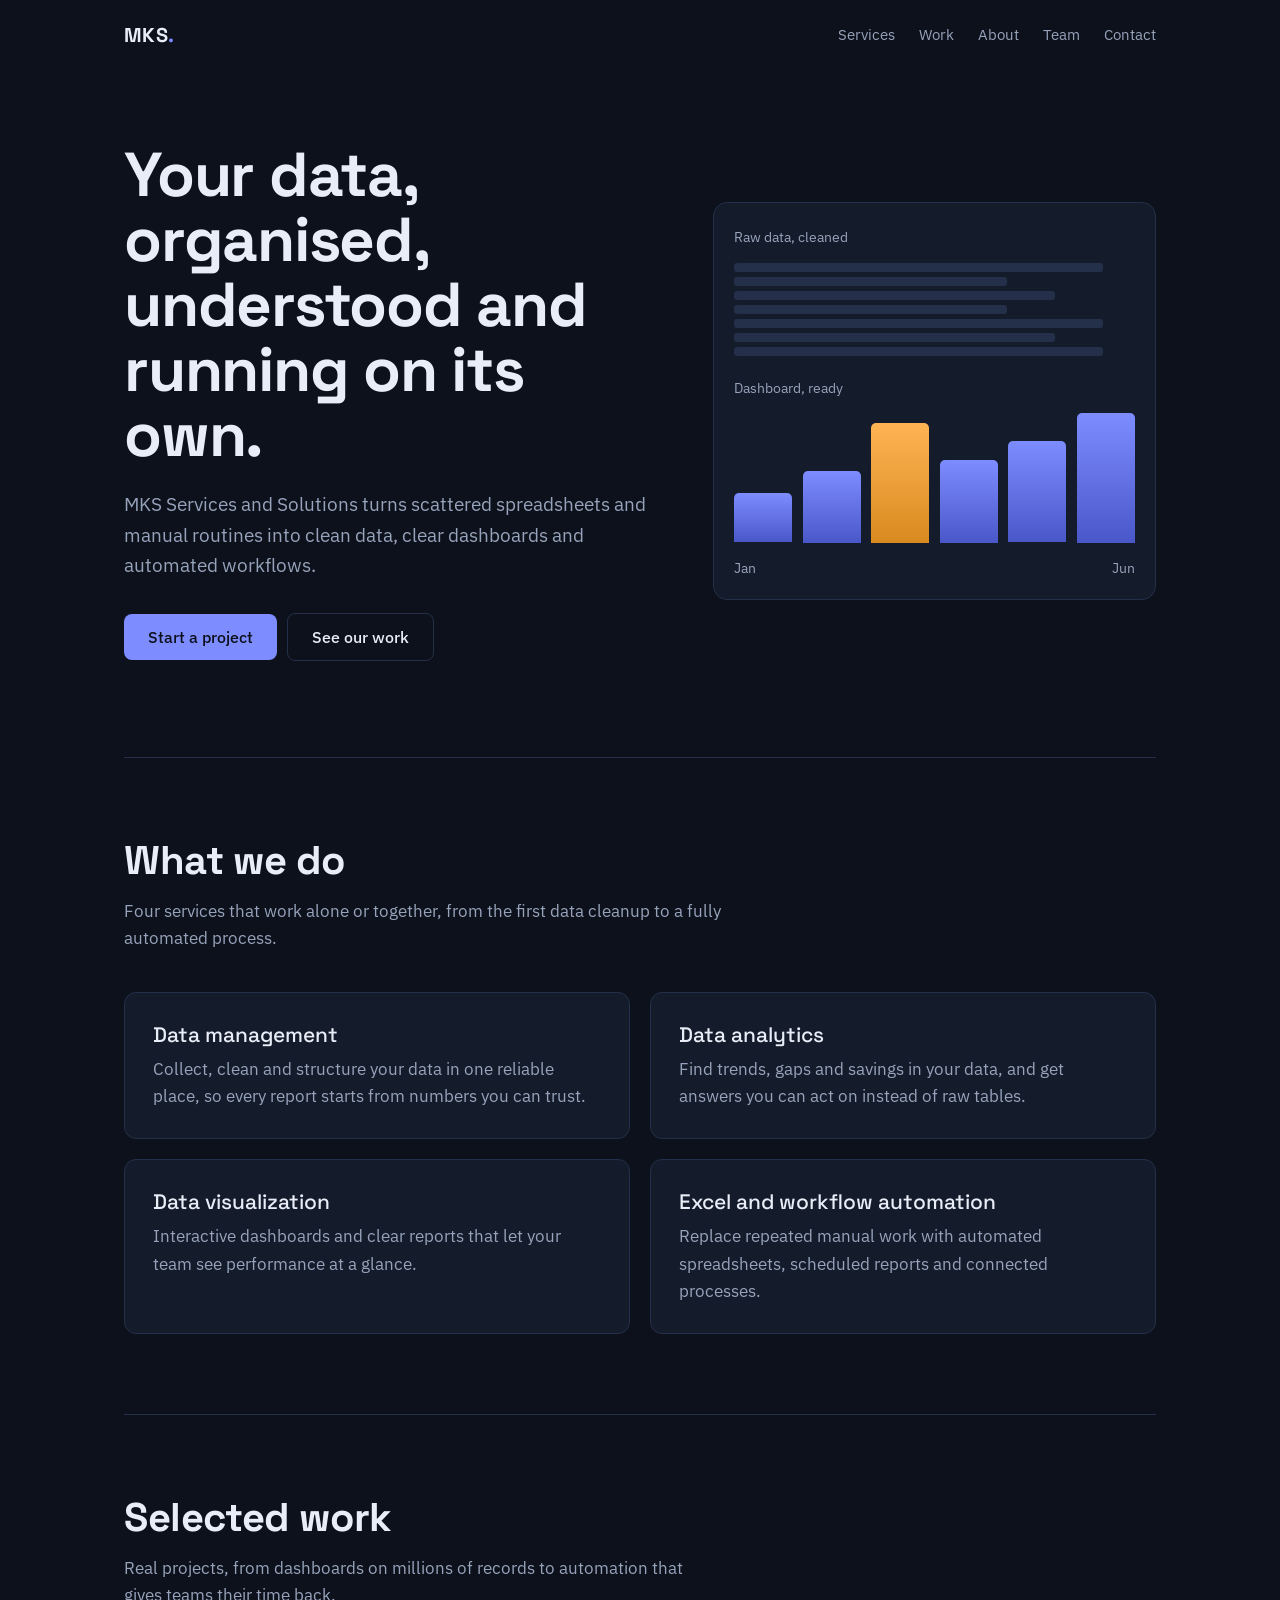
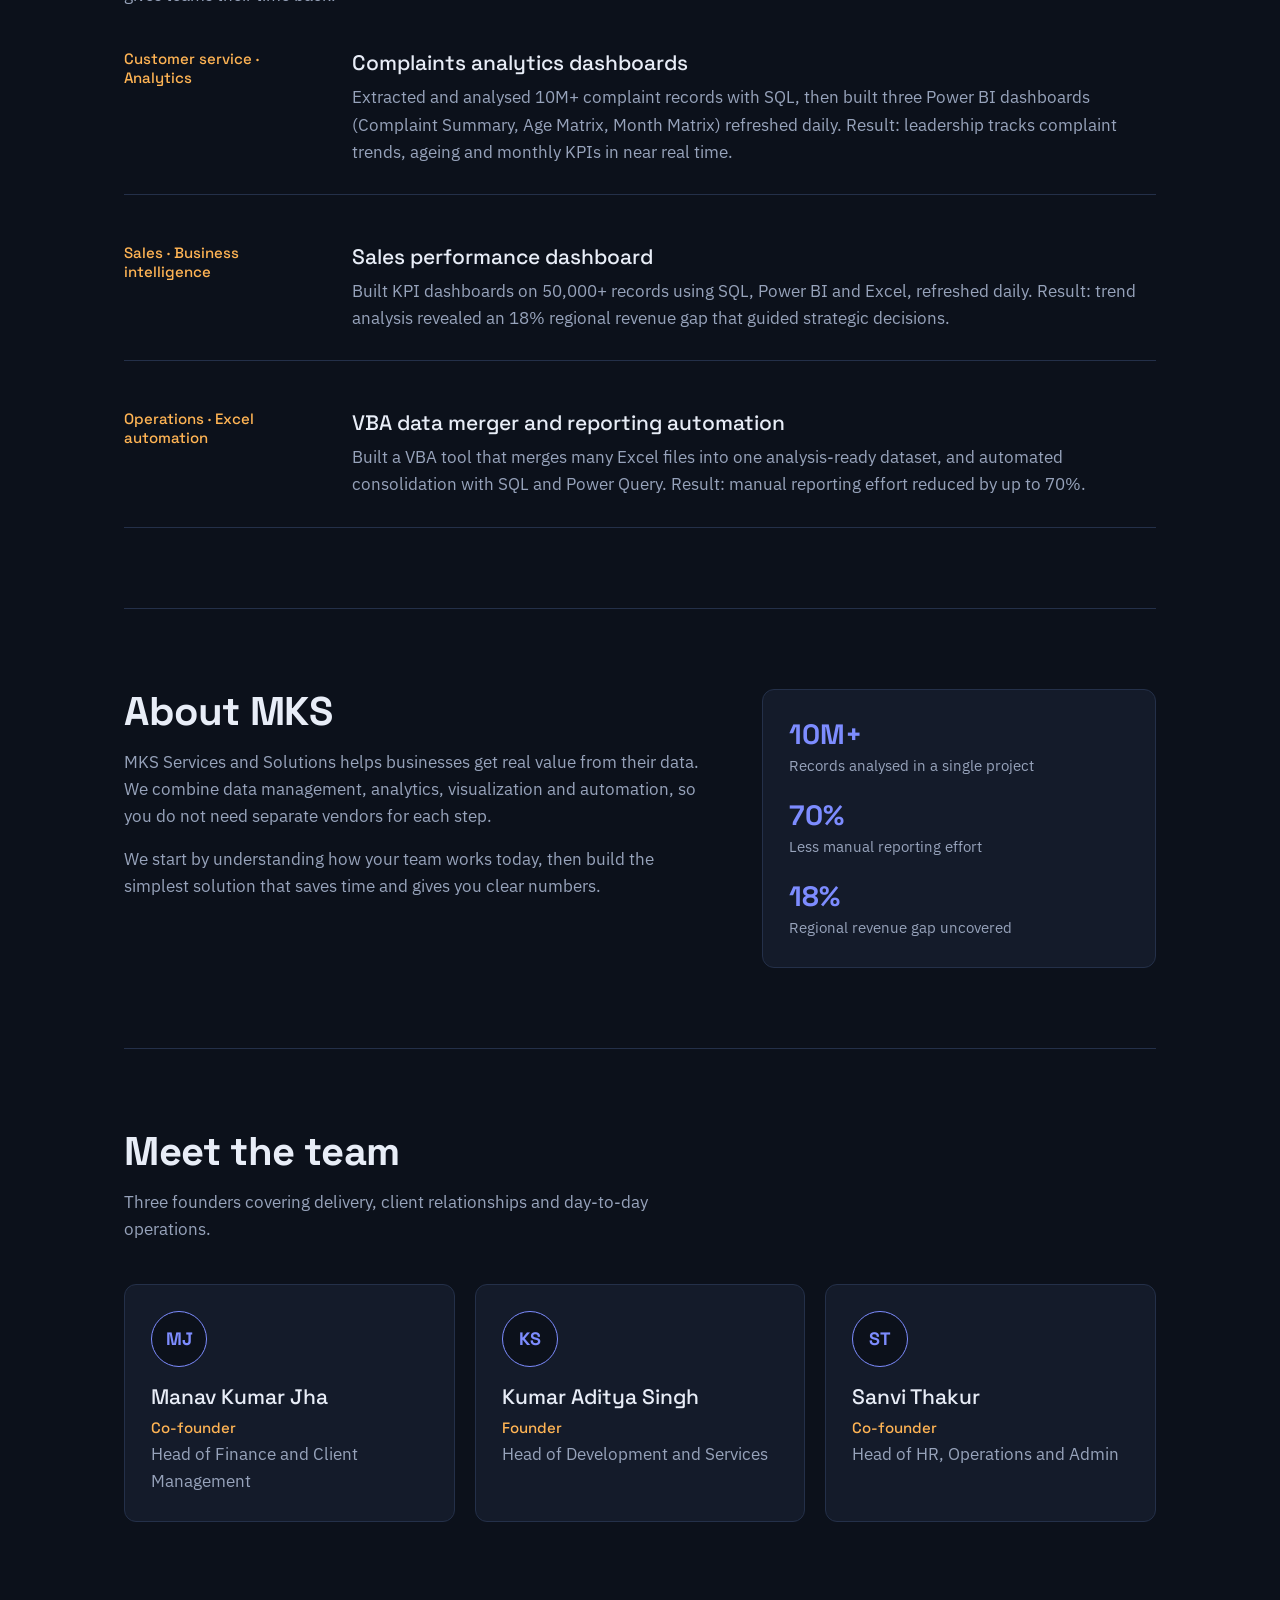
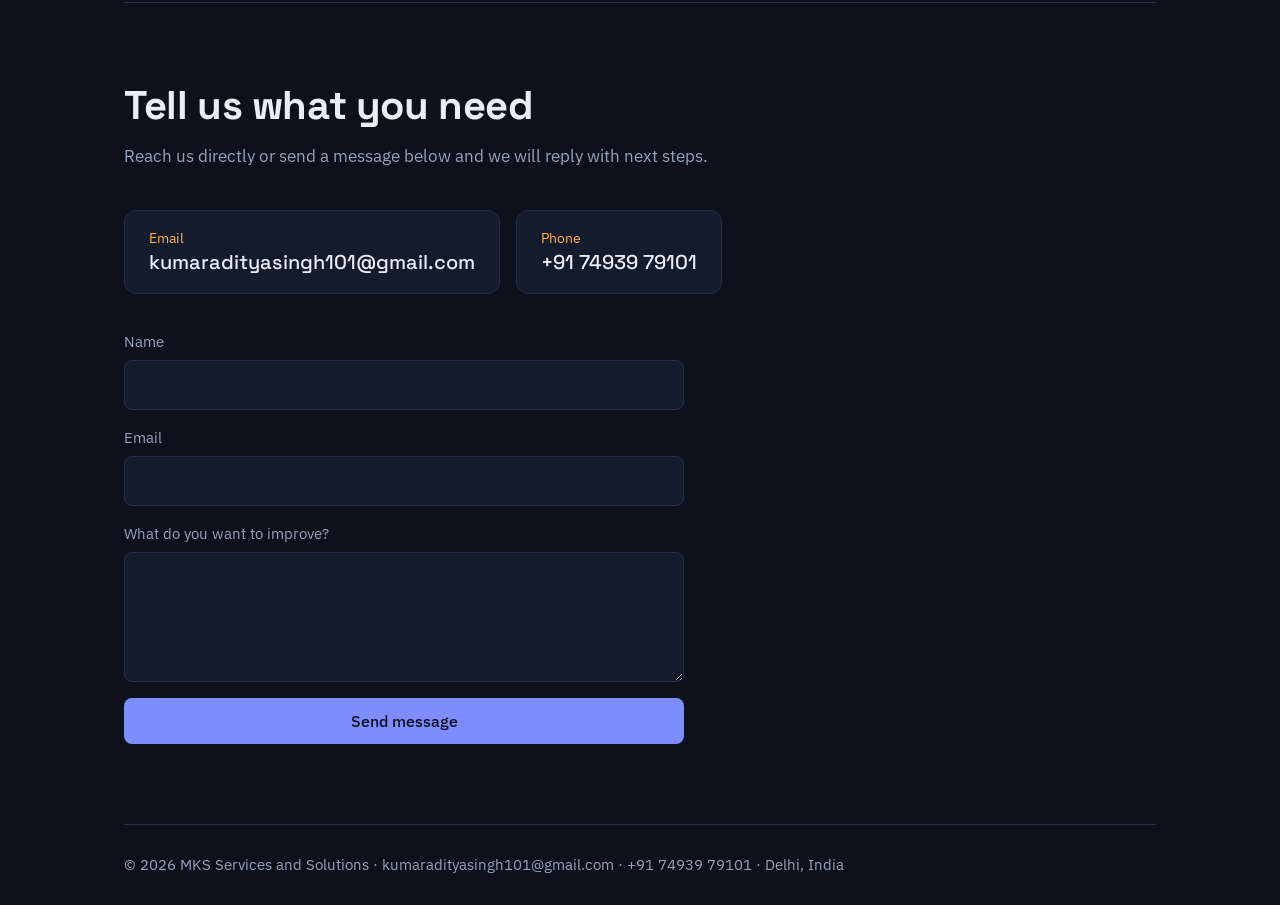
<file: MKS Services and Solutions.html>
<!DOCTYPE html>
<html lang="en">
<head>
<meta charset="utf-8">
<meta name="viewport" content="width=device-width, initial-scale=1, viewport-fit=cover">
<title>MKS Services and Solutions</title>
<link rel="preconnect" href="https://fonts.googleapis.com">
<link href="https://fonts.googleapis.com/css2?family=Space+Grotesk:wght@500;700&family=IBM+Plex+Sans:wght@400;500&display=swap" rel="stylesheet">
<style>
:root{
  color-scheme:dark;
  --bg:#0c111b; --panel:#141b2a; --line:#243049; --text:#e8edf7; --muted:#97a3bb;
  --accent:#7d8cff; --warm:#ffb454;
  --head:"Space Grotesk",system-ui,sans-serif; --body:"IBM Plex Sans",system-ui,sans-serif;
  box-sizing:border-box; padding-top:env(safe-area-inset-top,0px); padding-bottom:env(safe-area-inset-bottom,0px);
}
html{scroll-padding-top:env(safe-area-inset-top,0px);scroll-behavior:smooth}
*,*::before,*::after{box-sizing:inherit}
body{margin:0;background:var(--bg);color:var(--text);font:400 17px/1.6 var(--body)}
a{color:inherit}
:focus-visible{outline:2px solid var(--warm);outline-offset:3px}
.wrap{max-width:1080px;margin:0 auto;padding:0 24px}
header{display:flex;justify-content:space-between;align-items:center;padding:22px 0}
.logo{font:700 20px var(--head);text-decoration:none;letter-spacing:.02em}
.logo span{color:var(--accent)}
nav{display:flex;gap:24px;flex-wrap:wrap}
nav a{color:var(--muted);text-decoration:none;font-size:15px}
nav a:hover{color:var(--text)}
.hero{display:grid;grid-template-columns:1.1fr .9fr;gap:48px;align-items:center;padding:72px 0 96px}
h1{font:700 clamp(36px,5.6vw,62px)/1.05 var(--head);margin:0 0 22px;letter-spacing:-.02em}
h2{font:700 clamp(28px,3.6vw,40px)/1.15 var(--head);margin:0 0 14px;letter-spacing:-.01em}
h3{font:500 21px var(--head);margin:0 0 8px}
.lead{color:var(--muted);font-size:19px;max-width:52ch;margin:0 0 32px}
.btn{display:inline-block;padding:13px 24px;border-radius:8px;background:var(--accent);color:#0c111b;font:500 16px var(--body);text-decoration:none;border:0;cursor:pointer}
.btn.ghost{background:transparent;color:var(--text);border:1px solid var(--line);margin-left:10px}
.btn:hover{filter:brightness(1.1)}
/* hero visual: messy data becoming a dashboard */
.flow{background:var(--panel);border:1px solid var(--line);border-radius:14px;padding:20px}
.flow small{color:var(--muted);font-size:14px}
.rows{display:grid;gap:5px;margin:12px 0 18px}
.rows i{display:block;height:9px;border-radius:3px;background:var(--line);animation:clean 1s ease-out .6s both}
.rows i:nth-child(odd){width:92%}.rows i:nth-child(even){width:68%}
.rows i:nth-child(3n){width:80%}
@keyframes clean{from{width:100%;background:#5a3b4a}to{}}
.bars{display:flex;align-items:flex-end;gap:10px;height:130px;margin-top:12px}
.bars b{flex:1;border-radius:5px 5px 0 0;background:linear-gradient(var(--accent),#4a57c9);transform-origin:bottom;animation:grow .9s cubic-bezier(.2,.8,.2,1) 1.4s both}
.bars b:nth-child(3){background:linear-gradient(var(--warm),#d98a1f)}
.bars b:nth-child(2){animation-delay:1.5s}.bars b:nth-child(3){animation-delay:1.6s}
.bars b:nth-child(4){animation-delay:1.7s}.bars b:nth-child(5){animation-delay:1.8s}.bars b:nth-child(6){animation-delay:1.9s}
@keyframes grow{from{transform:scaleY(0)}}
.tag{display:flex;justify-content:space-between;margin-top:14px;color:var(--muted);font-size:14px}
section{padding:80px 0;border-top:1px solid var(--line)}
.sub{color:var(--muted);max-width:60ch;margin:0 0 40px}
.services{display:grid;grid-template-columns:repeat(2,1fr);gap:20px}
.svc{background:var(--panel);border:1px solid var(--line);border-radius:12px;padding:28px}
.svc p{margin:0;color:var(--muted)}
.cases{display:grid;gap:20px}
.case{display:grid;grid-template-columns:200px 1fr;gap:28px;padding:28px 0;border-bottom:1px solid var(--line)}
.case:first-child{padding-top:0}
.case .meta{color:var(--warm);font:500 15px var(--head)}
.case .res{color:var(--muted);margin:6px 0 0}
.about{display:grid;grid-template-columns:1.2fr .8fr;gap:48px}
.about p{color:var(--muted);margin:0 0 16px}
.facts{background:var(--panel);border:1px solid var(--line);border-radius:12px;padding:26px;display:grid;gap:18px;align-content:start}
.facts strong{display:block;font:700 28px var(--head);color:var(--accent)}
.facts span{color:var(--muted);font-size:15px}
form{display:grid;gap:16px;max-width:560px}
label{display:grid;gap:6px;font-size:15px;color:var(--muted)}
input,textarea{font:inherit;color:var(--text);background:var(--panel);border:1px solid var(--line);border-radius:8px;padding:12px 14px}
textarea{min-height:130px;resize:vertical}
.direct{display:flex;flex-wrap:wrap;gap:16px;margin:0 0 36px}
.direct a{display:block;background:var(--panel);border:1px solid var(--line);border-radius:12px;padding:18px 24px;text-decoration:none;font:500 20px var(--head);overflow-wrap:anywhere}
.direct a:hover{border-color:var(--accent)}
.direct span{display:block;color:var(--warm);font:400 14px var(--body);margin-bottom:2px}
.team{display:grid;grid-template-columns:repeat(3,1fr);gap:20px}
.person{background:var(--panel);border:1px solid var(--line);border-radius:12px;padding:26px}
.av{width:56px;height:56px;border-radius:50%;display:grid;place-items:center;background:var(--bg);border:1px solid var(--accent);color:var(--accent);font:700 18px var(--head);margin-bottom:16px}
.role{color:var(--warm);font:500 15px var(--head);margin-bottom:4px}
.person p{margin:0;color:var(--muted)}
footer{border-top:1px solid var(--line);padding:28px 0;color:var(--muted);font-size:15px}
@media(max-width:820px){
  .hero,.about{grid-template-columns:1fr}.services{grid-template-columns:1fr}
  .case{grid-template-columns:1fr;gap:6px}.hero{padding-top:36px}.team{grid-template-columns:1fr}
  nav{gap:16px}
}
@media(prefers-reduced-motion:reduce){.rows i,.bars b{animation:none}}
</style>
</head>
<body>
<div class="wrap">
<header>
  <a class="logo" href="#top">MKS<span>.</span></a>
  <nav aria-label="Main"><a href="#services">Services</a><a href="#work">Work</a><a href="#about">About</a><a href="#team">Team</a><a href="#contact">Contact</a></nav>
</header>

<main id="top">
<div class="hero">
  <div>
    <h1>Your data, organised, understood and running on its own.</h1>
    <p class="lead">MKS Services and Solutions turns scattered spreadsheets and manual routines into clean data, clear dashboards and automated workflows.</p>
    <a class="btn" href="#contact">Start a project</a><a class="btn ghost" href="#work">See our work</a>
  </div>
  <div class="flow" role="img" aria-label="Illustration: messy data rows are cleaned and become a bar chart">
    <small>Raw data, cleaned</small>
    <div class="rows"><i></i><i></i><i></i><i></i><i></i><i></i><i></i></div>
    <small>Dashboard, ready</small>
    <div class="bars"><b style="height:38%"></b><b style="height:55%"></b><b style="height:92%"></b><b style="height:64%"></b><b style="height:78%"></b><b style="height:100%"></b></div>
    <div class="tag"><span>Jan</span><span>Jun</span></div>
  </div>
</div>

<section id="services">
  <h2>What we do</h2>
  <p class="sub">Four services that work alone or together, from the first data cleanup to a fully automated process.</p>
  <div class="services">
    <div class="svc"><h3>Data management</h3><p>Collect, clean and structure your data in one reliable place, so every report starts from numbers you can trust.</p></div>
    <div class="svc"><h3>Data analytics</h3><p>Find trends, gaps and savings in your data, and get answers you can act on instead of raw tables.</p></div>
    <div class="svc"><h3>Data visualization</h3><p>Interactive dashboards and clear reports that let your team see performance at a glance.</p></div>
    <div class="svc"><h3>Excel and workflow automation</h3><p>Replace repeated manual work with automated spreadsheets, scheduled reports and connected processes.</p></div>
  </div>
</section>

<section id="work">
  <h2>Selected work</h2>
  <p class="sub">Real projects, from dashboards on millions of records to automation that gives teams their time back.</p>
  <div class="cases">
    <article class="case"><div class="meta">Customer service · Analytics</div><div><h3>Complaints analytics dashboards</h3><p class="res">Extracted and analysed 10M+ complaint records with SQL, then built three Power BI dashboards (Complaint Summary, Age Matrix, Month Matrix) refreshed daily. Result: leadership tracks complaint trends, ageing and monthly KPIs in near real time.</p></div></article>
    <article class="case"><div class="meta">Sales · Business intelligence</div><div><h3>Sales performance dashboard</h3><p class="res">Built KPI dashboards on 50,000+ records using SQL, Power BI and Excel, refreshed daily. Result: trend analysis revealed an 18% regional revenue gap that guided strategic decisions.</p></div></article>
    <article class="case"><div class="meta">Operations · Excel automation</div><div><h3>VBA data merger and reporting automation</h3><p class="res">Built a VBA tool that merges many Excel files into one analysis-ready dataset, and automated consolidation with SQL and Power Query. Result: manual reporting effort reduced by up to 70%.</p></div></article>
  </div>
</section>

<section id="about">
  <div class="about">
    <div>
      <h2>About MKS</h2>
      <p>MKS Services and Solutions helps businesses get real value from their data. We combine data management, analytics, visualization and automation, so you do not need separate vendors for each step.</p>
      <p>We start by understanding how your team works today, then build the simplest solution that saves time and gives you clear numbers.</p>
    </div>
    <div class="facts">
      <div><strong>10M+</strong><span>Records analysed in a single project</span></div>
      <div><strong>70%</strong><span>Less manual reporting effort</span></div>
      <div><strong>18%</strong><span>Regional revenue gap uncovered</span></div>
    </div>
  </div>
</section>

<section id="team">
  <h2>Meet the team</h2>
  <p class="sub">Three founders covering delivery, client relationships and day-to-day operations.</p>
  <div class="team">
    <div class="person"><div class="av" aria-hidden="true">MJ</div><h3>Manav Kumar Jha</h3><div class="role">Co-founder</div><p>Head of Finance and Client Management</p></div>
    <div class="person"><div class="av" aria-hidden="true">KS</div><h3>Kumar Aditya Singh</h3><div class="role">Founder</div><p>Head of Development and Services</p></div>
    <div class="person"><div class="av" aria-hidden="true">ST</div><h3>Sanvi Thakur</h3><div class="role">Co-founder</div><p>Head of HR, Operations and Admin</p></div>
  </div>
</section>

<section id="contact">
  <h2>Tell us what you need</h2>
  <p class="sub">Reach us directly or send a message below and we will reply with next steps.</p>
  <div class="direct">
    <a href="mailto:kumaradityasingh101@gmail.com"><span>Email</span>kumaradityasingh101@gmail.com</a>
    <a href="tel:+917493979101"><span>Phone</span>+91 74939 79101</a>
  </div>
  <form id="f">
    <label>Name<input name="name" required autocomplete="name"></label>
    <label>Email<input name="email" type="email" required autocomplete="email"></label>
    <label>What do you want to improve?<textarea name="msg" required></textarea></label>
    <button class="btn" type="submit">Send message</button>
  </form>
</section>
</main>

<footer>© 2026 MKS Services and Solutions · kumaradityasingh101@gmail.com · +91 74939 79101 · Delhi, India</footer>
</div>
<script>
document.getElementById('f').addEventListener('submit',function(e){
  e.preventDefault();
  var d=new FormData(e.target);
  var body='Name: '+d.get('name')+'\nEmail: '+d.get('email')+'\n\n'+d.get('msg');
  location.href='mailto:kumaradityasingh101@gmail.com?subject='+encodeURIComponent('New enquiry from '+d.get('name'))+'&body='+encodeURIComponent(body);
});
</script>
</body>
</html>
</file>
